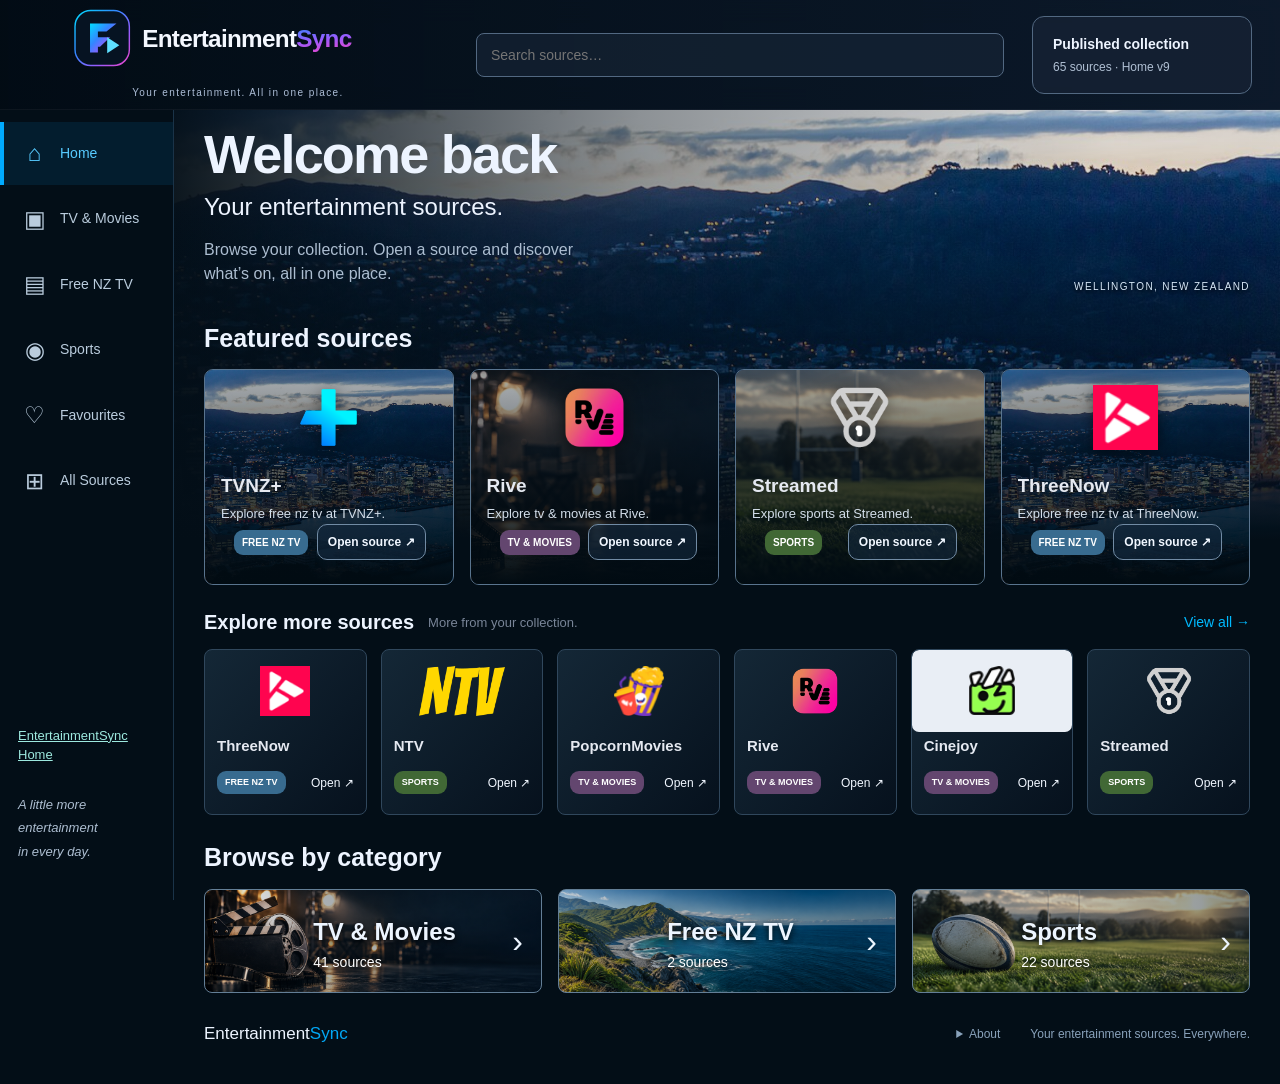
<file: docs/releases/166562054c80bb68908ad80a/index.html>
<!doctype html><html lang="en"><head><meta charset="utf-8"><meta name="viewport" content="width=device-width,initial-scale=1"><title>EntertainmentSync · Home</title><link rel="stylesheet" href="../../assets/eef28f9a224c5e7843e883d5495037c766ea18e2d1c5d5e0e6955b86d82db224.css"><link rel="stylesheet" href="../../assets/4d9d128039e1cdd81d8ab5bd669a86035672ed400a86afabc093594e9adbb17a.css"><script src="../../assets/6f88963a31945aef6430ebbc0033638d9edaeec26dbb8fdab5562d64c2139889.js" defer></script></head><body data-hosted="true" class="cinema-home concept-home"><header><a class="brand" href="../../"><img id="home-logo" alt="EntertainmentSync"><small id="brand-tagline"></small></a><input id="search" class="home-search" type="search" placeholder="Search sources…" aria-label="Find a source"><div class="release-panel"><strong id="release-label">Your source library</strong><span id="version">Loading catalogue…</span></div></header><aside class="client-sidebar"><nav id="browse-nav" aria-label="Browse sources"></nav><div class="sidebar-bottom"><a href="../../">EntertainmentSync Home</a><p>A little more entertainment<br>in every day.</p></div></aside><main><section class="welcome" id="welcome"><p class="eyebrow">ENTERTAINMENTSYNC HOME</p><h1>Welcome back</h1><h2>Your entertainment sources.</h2><p>Browse your collection. Open a source and discover<br>what’s on, all in one place.</p><span class="location-label">WELLINGTON, NEW ZEALAND</span></section><p id="status" role="status"></p><a id="new-summary" class="new-summary" hidden></a><section id="recently-added" hidden></section><section id="featured"></section><div id="catalogue"></div><section id="category-browser"></section><footer><span>Entertainment<span class="accent">Sync</span></span><details class="image-credit"><summary>About</summary><span>Wellington photo: <a href="https://commons.wikimedia.org/wiki/File:Wellington_City_at_dusk.jpg" target="_blank" rel="noreferrer">russellstreet</a> · <a href="https://creativecommons.org/licenses/by-sa/2.0/" target="_blank" rel="noreferrer">CC BY-SA 2.0</a></span></details><span>Your entertainment sources. Everywhere.</span></footer></main></body></html>
</file>
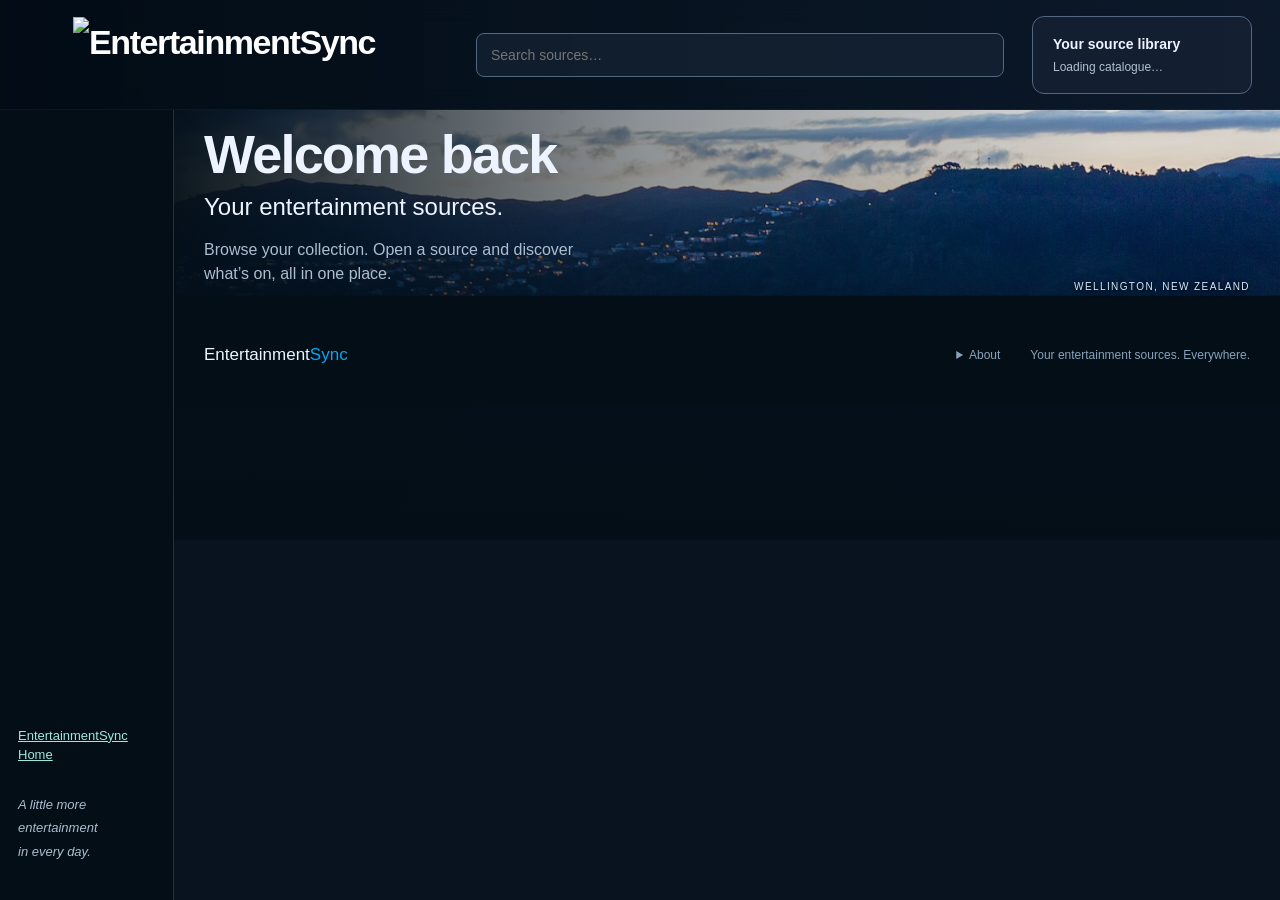
<file: docs/releases/7a81de77db78d4b70276c88f/index.html>
<!doctype html><html lang="en"><head><meta charset="utf-8"><meta name="viewport" content="width=device-width,initial-scale=1"><title>EntertainmentSync · Home</title><link rel="stylesheet" href="curator.css"><link rel="stylesheet" href="home.css"><script src="home.js" defer></script></head><body data-hosted="true" class="cinema-home concept-home"><header><a class="brand" href="../../"><span class="brand-mark" aria-hidden="true">∞</span><span>Entertainment<span>Sync</span><small>YOUR ENTERTAINMENT SOURCES. EVERYWHERE.</small></span></a><input id="search" class="home-search" type="search" placeholder="Search sources…" aria-label="Find a source"><div class="release-panel"><strong id="release-label">Your source library</strong><span id="version">Loading catalogue…</span></div></header><aside class="client-sidebar"><nav id="browse-nav" aria-label="Browse sources"></nav><div class="sidebar-bottom"><a href="../../">EntertainmentSync Home</a><p>A little more entertainment<br>in every day.</p></div></aside><main><section class="welcome" id="welcome"><p class="eyebrow">ENTERTAINMENTSYNC HOME</p><h1>Welcome back</h1><h2>Your entertainment sources.</h2><p>Browse your collection. Open a source and discover<br>what’s on, all in one place.</p><span class="location-label">WELLINGTON, NEW ZEALAND</span></section><p id="status" role="status"></p><section id="featured"></section><div id="catalogue"></div><section id="category-browser"></section><footer><span>Entertainment<span class="accent">Sync</span></span><details class="image-credit"><summary>About</summary><span>Wellington photo: <a href="https://commons.wikimedia.org/wiki/File:Wellington_City_at_dusk.jpg" target="_blank" rel="noreferrer">russellstreet</a> · <a href="https://creativecommons.org/licenses/by-sa/2.0/" target="_blank" rel="noreferrer">CC BY-SA 2.0</a></span></details><span>Your entertainment sources. Everywhere.</span></footer></main></body></html>
</file>
<file: docs/assets/eef28f9a224c5e7843e883d5495037c766ea18e2d1c5d5e0e6955b86d82db224.css>
:root{color-scheme:dark;font:16px/1.5 -apple-system,BlinkMacSystemFont,"Segoe UI",sans-serif;color:#eaf1fa;background:#09121f}*{box-sizing:border-box}body{margin:0}header{padding:22px 3vw;border-bottom:1px solid #293a4e;display:flex;justify-content:space-between;align-items:center;gap:24px}.brand{font-size:23px;font-weight:750;text-decoration:none;color:#fff}.brand span{color:#62dfc6}nav{display:flex;align-items:center;gap:24px}a{color:#9de9df}button,.button,select,input[type=search]{font:inherit;border:1px solid #3c526d;border-radius:8px;padding:10px 14px;background:#17283b;color:#edf5ff}button,.button{cursor:pointer;text-decoration:none;display:inline-block}button:hover,.button:hover{background:#28445d}button:disabled{opacity:.45;cursor:default}input[type=checkbox]{accent-color:#62dfc6;width:18px;height:18px;flex-shrink:0}button:focus-visible,a:focus-visible,input:focus-visible,select:focus-visible{outline:3px solid #7cc9ff;outline-offset:3px}.primary{background:#67dec6;color:#06291f;border-color:#67dec6;font-weight:700}.primary:hover{background:#a0efdc}main{max-width:1680px;margin:auto;padding:32px 3vw}.heading{display:flex;align-items:center;justify-content:space-between;gap:24px}h1{font-size:38px;letter-spacing:-1px;line-height:1.15;margin:8px 0}h2{font-size:20px;margin:0 0 12px}p{color:#acbdd0}.eyebrow{font-size:13px;letter-spacing:2px;color:#71dfcb;font-weight:700;margin:0}.badge{font-size:12px;letter-spacing:1px;border:1px solid #3a526a;border-radius:20px;padding:6px 10px;white-space:nowrap}.upload input{display:block;font-size:14px;max-width:280px;margin-top:8px}.stats{display:grid;grid-template-columns:repeat(4,1fr);gap:14px;margin:24px 0}.stat{border-left:3px solid #61dbc4;padding:8px 20px;background:#112134}.stat strong{font-size:30px;display:block}.stat span{color:#a9bfd2;font-size:14px}.workspace{display:grid;grid-template-columns:minmax(0,1.65fr) minmax(310px,1fr);gap:24px}.panel{background:#111e30;border:1px solid #2a3c53;border-radius:12px;padding:24px;margin-bottom:20px;min-width:0}.panel-head{display:flex;align-items:center;gap:10px;flex-wrap:wrap}.panel-head h2{margin-right:auto}.panel-head button{font-size:14px;padding:6px 10px}.muted,.hint{color:#a3b7ce;font-size:14px;overflow-wrap:anywhere}.filters{display:flex;gap:14px;flex-wrap:wrap;align-items:center}.filters input[type=search]{flex:1;min-width:180px}.filters label{font-size:14px;display:flex;align-items:center;gap:6px}.tree-children{padding-left:22px;border-left:1px solid #30435b;margin-left:10px}.row{display:flex;align-items:center;gap:8px;min-height:42px;border-radius:6px;padding:3px 6px}.row:hover,.row.selected{background:#203751}.row .name{flex:1;text-align:left;border:0;background:none;padding:4px;overflow-wrap:anywhere;min-width:0}.row .toggle{border:0;background:none;width:24px;padding:2px}.row small{font-size:12px;color:#8fa9c5;white-space:nowrap}.review-tag{color:#ffce7c!important}.actions{display:flex;gap:8px;margin:16px 0}select{display:block;width:100%;margin-top:8px}#preview .category-count{display:flex;justify-content:space-between;border-bottom:1px solid #2a3c53;padding:14px 0}#publish{width:100%;margin-top:12px}#message{min-height:24px;color:#8ae8cd}#message.error{color:#ffb9a9}#tree{max-height:65vh;overflow:auto;margin-top:20px}.home-heading{margin:30px 0}.home-grid{display:grid;grid-template-columns:repeat(auto-fill,minmax(240px,1fr));gap:20px}.source{background:#14273c;border:1px solid #314a64;border-radius:14px;padding:24px;display:flex;flex-direction:column;min-height:220px}.source .monogram{font-size:36px;color:#76dfcd;margin-bottom:20px}.source p{overflow-wrap:anywhere}.source a{margin-top:auto}.source .badge{align-self:flex-start}.home-section{margin:34px 0}.home-search{width:min(100%,540px)}@media(max-width:850px){header,.heading{align-items:flex-start;flex-direction:column}nav{flex-wrap:wrap;gap:12px}.workspace{grid-template-columns:1fr}.stats{grid-template-columns:repeat(2,1fr)}main{padding:24px 16px}.panel{padding:16px}.row small{display:none}} 

.row-category{width:155px;flex:0 0 155px;margin:0;font-size:14px;padding:7px}.workspace{grid-template-columns:minmax(0,2.4fr) minmax(280px,1fr)}.row .name{font-size:14px}.row{flex-wrap:wrap}@media(max-width:850px){.workspace{grid-template-columns:1fr}.row-category{width:145px;flex-basis:145px}}

.home-grid{grid-template-columns:repeat(auto-fill,minmax(260px,1fr));gap:24px}.source{padding:0 0 22px;overflow:hidden;background:#102136;box-shadow:0 14px 32px #0003;transition:transform .18s,border-color .18s}.source:hover{transform:translateY(-4px);border-color:#69dfc9}.source-art{width:100%;height:180px;object-fit:contain;background:radial-gradient(ellipse at top,#294665,#071320);padding:18px}.source>h2,.source>p,.source>a,.source>.monogram{margin-left:22px;margin-right:22px}.source>h2{margin-top:20px}.source>p{font-size:14px}.source>a{margin-top:auto}.source>.monogram{height:160px;display:grid;place-items:center}

.source-art.art-light{background:#eef3fa}.source-art.art-generated{object-fit:cover;padding:0}

/* Compact client browsing surface; Master editor retains its own layout. */
.cinema-home{background:#090c12;color:#f4f5f8}.cinema-home header{padding:18px 3vw;background:#090c12eF;border-bottom:1px solid #ffffff0b;position:sticky;top:0;z-index:5;backdrop-filter:blur(18px)}.cinema-home main{max-width:none;padding:28px 3vw}.cinema-home .brand{font-size:21px}.cinema-home .browse-bar{display:flex;justify-content:space-between;align-items:center;gap:24px;margin:8px 0 24px}.cinema-home h1{font-size:32px;letter-spacing:-1px;margin:6px 0}.cinema-home .eyebrow{font-size:12px}.cinema-home .home-search{width:280px;background:#ffffff08;border-color:#ffffff22;font-size:14px}.cinema-home #status:empty{display:none}.cinema-home .home-section{margin:0 0 24px}.rail-heading{display:flex;align-items:center;gap:14px;margin-bottom:6px}.rail-heading h2{font-size:20px;margin:0;font-weight:650}.rail-count{color:#798598;font-size:13px}.rail-controls{margin-left:auto;display:flex;gap:6px}.rail-controls button{padding:0;width:30px;height:30px;line-height:24px;font-size:25px;border:1px solid #ffffff24;background:#ffffff08;border-radius:50%}.source-rail{display:grid;grid-auto-flow:column;grid-auto-columns:190px;overflow-x:auto;gap:12px;padding:10px 2px 12px;scroll-snap-type:x proximity;scrollbar-width:thin;scrollbar-color:#344153 transparent}.source-tile{display:block;min-width:0;text-decoration:none;color:#e5e9f1;scroll-snap-align:start;transition:transform .18s}.source-tile:hover,.source-tile:focus-visible{transform:translateY(-4px);color:white}.tile-art{height:107px;border-radius:7px;position:relative;background:radial-gradient(ellipse at top,#243749,#111b28);overflow:hidden;border:1px solid #ffffff12;box-shadow:0 7px 18px #0005}.tile-art img{width:100%;height:100%;object-fit:contain;padding:14px}.tile-art.art-generated img{object-fit:cover;padding:0}.tile-art.art-light{background:#e9eef5}.tile-open{position:absolute;bottom:8px;right:8px;display:grid;place-items:center;width:26px;height:26px;background:#080e18dd;border:1px solid #ffffff50;border-radius:50%;opacity:0;transition:opacity .15s}.source-tile:hover .tile-open,.source-tile:focus-visible .tile-open{opacity:1}.tile-caption{display:flex;align-items:center;gap:8px;margin-top:8px}.tile-title{font-size:14px;white-space:nowrap;overflow:hidden;text-overflow:ellipsis;font-weight:550}.tile-live{font-size:10px;letter-spacing:1px;color:#72e3c2;margin-left:auto}.tile-initials{height:100%;display:grid;place-items:center;font-size:30px;color:#7ae5d0}@media(min-width:1600px){.source-rail{grid-auto-columns:210px}.tile-art{height:118px}}@media(max-width:700px){.cinema-home .browse-bar{align-items:stretch;flex-direction:column;gap:12px}.cinema-home .home-search{width:100%}.cinema-home h1{font-size:27px}.source-rail{grid-auto-columns:160px}.tile-art{height:90px}.rail-heading h2{font-size:18px}.cinema-home header{position:static}.cinema-home nav{font-size:13px}}@media(prefers-reduced-motion:reduce){.source-tile,.tile-open{transition:none}.source-tile:hover{transform:none}}
</file>
<file: docs/assets/4d9d128039e1cdd81d8ab5bd669a86035672ed400a86afabc093594e9adbb17a.css>
.concept-home{background:#030e17;color:#edf4ff}.concept-home header{height:92px;padding:14px 26px;gap:24px;position:sticky;top:0;background:#03101be8}.concept-home .brand{display:flex;gap:14px;align-items:center;min-width:360px;font-size:27px;color:white}.concept-home .brand>span:last-child{color:white}.concept-home .brand>span:last-child>span,.accent{color:#02a8f6}.concept-home .brand small{display:block;font-size:9px;letter-spacing:2.6px;font-weight:450;margin-top:4px;color:#acbed3}.brand-mark{display:grid;place-items:center;border:4px solid #2fbcf2;border-top-color:#ffc568;border-right-color:#fa7448;border-bottom-color:#7354ef;border-radius:50%;width:57px;height:57px;font-size:40px;color:white!important;flex-shrink:0}.concept-home .home-search{flex:1;width:auto;max-width:640px;border-color:#526881;background:#1727389c;height:44px}.release-panel{margin-left:auto;display:flex;flex-direction:column;gap:3px;border:1px solid #526881;border-radius:12px;padding:10px 20px;background:#182335b3;min-width:200px}.release-panel strong{font-size:14px}.release-panel span{font-size:12px;color:#b0c0d4}.client-sidebar{position:fixed;top:92px;bottom:0;left:0;width:176px;border-right:1px solid #1a3348;background:#030e17;display:flex;flex-direction:column;z-index:3}.client-sidebar nav{display:flex;flex-direction:column;gap:3px;align-items:stretch;padding:12px 0}.client-sidebar nav button{border:0;border-left:4px solid transparent;border-radius:0;text-align:left;background:none;font-size:14px;padding:15px 18px;color:#baccdd;display:flex;align-items:center;gap:13px}.client-sidebar nav button.active{border-left-color:#00abff;background:#008bca20;color:#57cbff}.nav-icon{font-size:23px;width:25px;text-align:center}.sidebar-bottom{margin-top:auto;padding:24px 18px;font-size:13px}.sidebar-bottom p{font-style:italic;font-size:13px;line-height:1.8;margin-top:28px}.concept-home main{margin-left:176px;padding:0 30px 24px;position:relative;background:linear-gradient(90deg,#030e17 0%,#030e1755 60%),linear-gradient(0deg,#030e17 0%,#030e1700 65%),url('./bbbac44050a796b5930387bb1b7dfbc3dc44e718a94866e4ea1df41544d7201c.jpg') top right / auto 500px no-repeat;background-repeat:no-repeat}.welcome{min-height:220px;padding:28px 0 18px}.concept-home .welcome h1{font-size:48px;letter-spacing:-1.7px;margin:4px 0}.welcome h2{font-size:22px;font-weight:450;line-height:1.3;margin:6px 0}.welcome h2 br{display:none}.welcome p:last-child{font-size:14px;line-height:1.55;max-width:630px;color:#b8cde1;margin:10px 0}.welcome .eyebrow{display:none}.section-title{font-size:22px;margin:0 0 12px;font-weight:650}.featured-grid{display:grid;grid-template-columns:repeat(4,minmax(0,1fr));gap:16px;margin-bottom:26px}.tile-wrap{position:relative;min-width:0}.featured-tile{border:1px solid #59748e;border-radius:9px;background:linear-gradient(135deg,#183046,#081624);overflow:hidden}.featured-tile .tile-art{height:115px;border:0;border-radius:0;background-color:#091b2c}.featured-tile .tile-art img{padding:14px}.featured-tile .art-generated img{padding:0}.featured-tile .tile-caption{padding:0 13px;margin-top:10px}.featured-tile .tile-title{font-size:17px}.feature-description{font-size:13px;color:#bbcedf;margin:7px 13px 13px;min-height:38px}.feature-bottom{display:flex;align-items:center;justify-content:space-between;gap:8px;margin:12px 13px}.category-pill{background:#304d65;color:#e4f4ff;border-radius:12px;padding:4px 9px;font-size:10px;text-transform:uppercase;white-space:nowrap}.open-label{font-size:12px;color:#f1f7ff;white-space:nowrap}.favourite{position:absolute;top:7px;right:7px;background:#05121dc9;border:1px solid #7992aa;border-radius:50%;font-size:19px;width:29px;height:29px;padding:0;color:white;opacity:0}.tile-wrap:hover .favourite,.tile-wrap:focus-within .favourite,.favourite[aria-pressed=true]{opacity:1}.favourite[aria-pressed=true]{color:#70d3ff}.category-grid{display:grid;grid-template-columns:repeat(3,minmax(0,1fr));gap:16px;margin-bottom:26px}.category-banner{position:relative;text-align:left;padding:16px 22px;border:1px solid #4b6880;background:linear-gradient(110deg,#103751,#091725);min-height:80px}.category-banner:nth-child(2){background:linear-gradient(110deg,#135158,#071a26)}.category-banner:nth-child(3){background:linear-gradient(110deg,#304d36,#0a1a24)}.category-banner strong{display:block;font-size:18px}.category-banner span{font-size:13px;color:#becddd}.category-banner b{position:absolute;right:20px;top:20px;font-size:32px}.concept-home .source-rail{grid-auto-columns:170px}.concept-home .tile-art{height:96px}.concept-home .featured-tile .tile-art{height:115px}.concept-home .home-section{margin-bottom:22px}.concept-home .source-tile:hover{transform:none}.tile-wrap:hover .tile-art{border-color:#7dc5ea}.concept-home .rail-heading h2{font-size:20px}.source-grid{display:grid;grid-template-columns:repeat(auto-fill,minmax(170px,1fr));gap:18px 12px;padding:10px 0}.concept-home .rail-controls .view-all{font-size:12px;width:auto;padding:0 10px;border:0;border-radius:0;color:#36bcff}.concept-home footer{display:flex;justify-content:space-between;border-top:1px solid #213748;padding:22px 0;margin-top:22px;color:#89a2bb;font-size:12px}.concept-home footer>span:first-child{font-size:17px;color:#edf4ff}.concept-home main>#status:not(:empty){padding-top:22px}.concept-home main:has(.welcome[hidden]){padding-top:25px;background:#030e17}@media(min-width:1700px){.concept-home .source-rail{grid-auto-columns:190px}.concept-home .tile-art{height:107px}}@media(max-width:1100px){.concept-home .brand{min-width:270px;font-size:21px}.concept-home .brand small{font-size:7px}.release-panel{min-width:150px;padding:9px 12px}.client-sidebar{width:150px}.concept-home main{margin-left:150px;padding-left:20px;padding-right:20px}.featured-grid{grid-template-columns:repeat(2,minmax(0,1fr))}.welcome h2 br{display:block}}@media(max-width:700px){.concept-home header{position:static;height:auto;flex-direction:row;flex-wrap:wrap;padding:16px}.concept-home .brand{min-width:0}.concept-home .brand small{display:none}.concept-home .brand-mark{width:42px;height:42px;font-size:30px}.concept-home .home-search{order:3;flex-basis:100%;max-width:none}.release-panel{min-width:0;margin-left:auto}.client-sidebar{position:static;width:auto;border:0}.client-sidebar nav{flex-direction:row;overflow:auto;padding:0}.client-sidebar nav button{white-space:nowrap;padding:10px;font-size:12px;gap:5px}.nav-icon{font-size:17px}.sidebar-bottom{display:none}.concept-home main{margin:0;padding:0 16px;background-size:auto 330px}.concept-home .welcome h1{font-size:36px}.welcome h2{font-size:18px}.welcome{min-height:200px}.category-grid{grid-template-columns:1fr;gap:8px}.category-banner{min-height:62px;padding:10px 16px}.category-banner strong{font-size:16px}.category-banner b{top:8px}.feature-bottom{flex-wrap:wrap}.featured-grid{gap:10px}.concept-home .featured-tile .tile-art{height:100px}.favourite{opacity:1}.concept-home footer{gap:20px}.concept-home .source-rail{grid-auto-columns:155px}} 

.welcome{position:relative}.location-label{position:absolute;right:0;bottom:24px;color:#d7e8f8;font-size:10px;letter-spacing:1.4px;text-shadow:0 2px 5px #000}@media(max-width:700px){.location-label{position:static;display:block;margin-top:14px}}

.concept-home main{background:none;isolation:isolate}.concept-home main::before{content:"";position:absolute;inset:0 0 auto;height:390px;z-index:-1;background:linear-gradient(0deg,#030e17 0%,#030e1700 65%),linear-gradient(90deg,#030e17 0%,#030e17c9 30%,#030e1722 75%),url('./bbbac44050a796b5930387bb1b7dfbc3dc44e718a94866e4ea1df41544d7201c.jpg') center 52% / cover no-repeat}.concept-home main:has(.welcome[hidden])::before{display:none}.concept-home .category-banner:nth-child(1){background:linear-gradient(90deg,#081c30ec,#081c3080),url('./81fce8838bdb89e19ab318b067a9af70d0e27b5dab7872e92265dd9ba272c61c.png') center / cover}.concept-home .category-banner:nth-child(2){background:linear-gradient(90deg,#081c30ee,#081c3060),url('./02cd3eae3d8e74f62ed1e98f94436c544d021acf4eb6990130e70b568c3c2cf9.png') center / cover}.concept-home .category-banner:nth-child(3){background:linear-gradient(90deg,#081c30ee,#081c3060),url('./bbbac44050a796b5930387bb1b7dfbc3dc44e718a94866e4ea1df41544d7201c.jpg') center 65% / cover}
/* Reference-led client layout */
.concept-home header{height:110px;padding:14px 28px;gap:28px;background:linear-gradient(90deg,#020c15f5,#122035a8);backdrop-filter:blur(12px)}
.concept-home .brand{min-width:420px;font-size:34px;letter-spacing:-1.4px}.concept-home .brand small{font-size:9px;letter-spacing:2.7px}.brand-mark{width:72px;height:72px;font-size:50px}.client-sidebar{top:110px;width:174px}.concept-home main{margin-left:174px;padding:0 30px 20px}.concept-home .home-search{max-width:none}.release-panel{min-width:220px;padding:17px 20px}.welcome{min-height:178px;padding:8px 0 18px}.concept-home .welcome h1{font-size:54px;line-height:1.2;letter-spacing:-1.8px}.welcome h2{font-size:24px;margin:4px 0 10px}.welcome p:last-child{font-size:15px}.concept-home main::before{height:430px;background:linear-gradient(0deg,#030e17 0%,#030e1700 80%),linear-gradient(90deg,#030e17f5 0%,#030e1770 42%,#030e1720 85%),url('./bbbac44050a796b5930387bb1b7dfbc3dc44e718a94866e4ea1df41544d7201c.jpg') center 20% / cover no-repeat}.location-label{bottom:26px}.section-title{font-size:25px;margin-bottom:12px}.featured-grid{gap:16px;margin-bottom:22px}.featured-tile{height:216px;position:relative;background:#071421}.featured-tile .source-tile{height:100%;position:relative;background:linear-gradient(0deg,#010b12 0%,#020d1688 58%,#020d1620 100%)}.featured-tile::before{content:'';position:absolute;inset:0;background:var(--scene) center / cover;opacity:.8}.tile-wrap.cinema{--scene:url('./ced17e35a204978f5f2f646d97f23d946562e9d46ccd7cd54ed8954e6050638a.png')}.tile-wrap.nz{--scene:url('./bbbac44050a796b5930387bb1b7dfbc3dc44e718a94866e4ea1df41544d7201c.jpg')}.tile-wrap.sports{--scene:url('./bcca5b1476b5e8711371c597e0e5b01883f5f170de07ea219fb3db0974fb2850.png')}.concept-home .featured-tile .tile-art{height:95px;background:transparent;box-shadow:none}.featured-tile .tile-art img{max-width:80%;margin:auto;display:block;padding:15px;filter:drop-shadow(0 3px 8px #0008)}.featured-tile .tile-art.art-light{background:#ffffffc9;margin:12px 18px 0;height:83px;border-radius:5px}.featured-tile .tile-caption{padding:0 16px;margin-top:7px}.featured-tile .tile-title{font-size:19px;font-weight:650}.featured-tile .feature-description{margin:4px 16px;color:#d3deea;font-size:13px;line-height:1.45;min-height:34px}.feature-bottom{position:absolute;left:16px;right:14px;bottom:12px;display:flex;justify-content:space-between;align-items:center}.category-pill{font-size:10px;text-transform:uppercase;background:#63466f;border-radius:9px;padding:5px 8px;font-weight:750;color:#fff}.sports .category-pill{background:#416835}.nz .category-pill{background:#386b8f}.featured-tile .open-label{padding:8px 10px;border:1px solid #718ba4;border-radius:10px;background:#12283d9c;font-size:12px;font-weight:650}.discovery-grid{display:grid;grid-template-columns:repeat(6,minmax(0,1fr));gap:14px;margin:12px 0 24px}.discovery-grid .tile-wrap{border:1px solid #30475c;border-radius:8px;background:linear-gradient(130deg,#142736,#06111d);overflow:hidden;height:166px}.discovery-grid .tile-art{height:82px;background:transparent;border:0;box-shadow:none}.discovery-grid .tile-art img{padding:16px}.discovery-grid .tile-art.art-light{background:#e9eef5}.discovery-grid .tile-caption{margin:0;padding:3px 12px}.discovery-grid .tile-title{font-size:15px}.compact-bottom{display:flex;justify-content:space-between;align-items:center;padding:10px 12px;gap:4px}.compact-bottom .open-label{font-size:12px;white-space:nowrap}.compact-bottom .category-pill{font-size:9px}.view-more{margin-left:auto;color:#00baff;background:none;border:0;padding:0;font-size:14px}.concept-home .category-grid{gap:16px;margin:0 0 10px}.concept-home .category-banner{height:104px;padding:24px 20px 20px 32%;border:1px solid #637e96;border-radius:8px;background-position:center;background-size:cover;overflow:hidden}.concept-home .category-banner strong{font-size:24px;text-shadow:0 2px 6px #000}.concept-home .category-banner span{font-size:14px;color:white;text-shadow:0 2px 5px #000}.concept-home .category-banner.cinema{background-image:linear-gradient(90deg,#00101b00,#00101b55 35%,#00101b55),url('./ced17e35a204978f5f2f646d97f23d946562e9d46ccd7cd54ed8954e6050638a.png')}.concept-home .category-banner.nz{background-image:linear-gradient(90deg,#00101b22,#00101b66),url('./d0a74460a4080f6a54330dbc407e1ce478f18781e1267f8a77688c53a0680c22.png')}.concept-home .category-banner.sports{background-image:linear-gradient(90deg,#00101b00,#00101b77),url('./bcca5b1476b5e8711371c597e0e5b01883f5f170de07ea219fb3db0974fb2850.png')}.category-banner b{right:18px;top:27px;font-weight:400}.concept-home footer{border:0;margin-top:4px;padding:18px 0;align-items:center}.image-credit{position:relative;margin-left:auto;margin-right:30px}.image-credit summary{cursor:pointer}.image-credit[open]>span{position:absolute;bottom:28px;right:0;min-width:230px;padding:15px;background:#102235;border:1px solid #426078;border-radius:8px}.source-grid .compact-bottom{padding-left:0;padding-right:0}.favourite{z-index:2}.client-sidebar nav button{padding:14px 18px}.rail-heading h2{font-size:24px}
@media(min-width:1700px){.featured-tile{height:240px}.concept-home .featured-tile .tile-art{height:113px}.welcome{min-height:190px}}
@media(max-width:1200px){.concept-home .brand{min-width:300px;font-size:26px}.brand-mark{width:56px;height:56px}.release-panel{min-width:170px}.concept-home header{gap:18px}.featured-grid{grid-template-columns:repeat(4,minmax(0,1fr))}.featured-tile .feature-description{font-size:12px}.featured-tile .open-label{padding:6px;font-size:10px}.feature-bottom{left:10px;right:10px}.category-pill{font-size:9px}.concept-home .category-banner strong{font-size:20px}.discovery-grid{gap:10px}.compact-bottom{padding:10px 7px}.compact-bottom .category-pill{font-size:8px}}
@media(max-width:900px){.concept-home header{height:auto;flex-wrap:wrap}.concept-home .home-search{order:3;flex-basis:100%}.client-sidebar{top:150px;width:150px}.concept-home main{margin-left:150px;padding:12px 18px}.featured-grid{grid-template-columns:repeat(2,minmax(0,1fr))}.discovery-grid{grid-template-columns:repeat(3,minmax(0,1fr))}.concept-home .category-grid{grid-template-columns:1fr}.concept-home .category-banner{padding-left:35%}.concept-home .welcome h1{font-size:42px}.welcome h2{font-size:20px}}
@media(max-width:700px){.client-sidebar{position:static;width:auto}.concept-home main{margin:0}.concept-home .brand{min-width:0;font-size:23px}.brand-mark{width:44px;height:44px}.release-panel{min-width:0;padding:10px}.concept-home header{padding:14px;gap:12px}.concept-home .welcome h1{font-size:36px}.discovery-grid{grid-template-columns:repeat(2,minmax(0,1fr))}.concept-home footer{flex-wrap:wrap;gap:14px}.image-credit{margin:0}.client-sidebar nav button{padding:10px}.featured-tile .tile-title{font-size:16px}.concept-home .category-banner strong{font-size:24px}}
/* Hosted identity and publication recency. */
.brand{display:flex!important;flex-direction:column;align-items:flex-start;gap:3px}.brand #home-logo{width:min(330px,100%);height:58px;object-fit:contain;object-position:left}.brand #brand-tagline{font-size:10px;letter-spacing:1.4px;color:#adbed7;white-space:normal}.new-badge{position:absolute;left:9px;top:9px;z-index:3;background:linear-gradient(115deg,#276cfa,#923ef0,#da287e);color:white;border:1px solid #ffffff55;border-radius:5px;padding:4px 7px;font-size:10px;font-weight:800;letter-spacing:.7px;box-shadow:0 2px 12px #0008}.source-tile{position:relative}.new-summary{display:inline-block;margin:0 0 14px;padding:7px 12px;border:1px solid #527ce655;border-radius:18px;background:#14294b88;color:#9cddff;font-size:13px;text-decoration:none}.recent-grid{display:grid;grid-auto-flow:column;grid-auto-columns:190px;gap:12px;overflow-x:auto;padding:2px 0 12px}#recently-added{margin-bottom:22px;scroll-margin-top:20px}[hidden]{display:none!important}@media(max-width:650px){.brand #home-logo{width:245px;height:48px}.recent-grid{grid-auto-columns:165px}}
</file>
<file: docs/releases/7a81de77db78d4b70276c88f/curator.css>
:root{color-scheme:dark;font:16px/1.5 -apple-system,BlinkMacSystemFont,"Segoe UI",sans-serif;color:#eaf1fa;background:#09121f}*{box-sizing:border-box}body{margin:0}header{padding:22px 3vw;border-bottom:1px solid #293a4e;display:flex;justify-content:space-between;align-items:center;gap:24px}.brand{font-size:23px;font-weight:750;text-decoration:none;color:#fff}.brand span{color:#62dfc6}nav{display:flex;align-items:center;gap:24px}a{color:#9de9df}button,.button,select,input[type=search]{font:inherit;border:1px solid #3c526d;border-radius:8px;padding:10px 14px;background:#17283b;color:#edf5ff}button,.button{cursor:pointer;text-decoration:none;display:inline-block}button:hover,.button:hover{background:#28445d}button:disabled{opacity:.45;cursor:default}input[type=checkbox]{accent-color:#62dfc6;width:18px;height:18px;flex-shrink:0}button:focus-visible,a:focus-visible,input:focus-visible,select:focus-visible{outline:3px solid #7cc9ff;outline-offset:3px}.primary{background:#67dec6;color:#06291f;border-color:#67dec6;font-weight:700}.primary:hover{background:#a0efdc}main{max-width:1680px;margin:auto;padding:32px 3vw}.heading{display:flex;align-items:center;justify-content:space-between;gap:24px}h1{font-size:38px;letter-spacing:-1px;line-height:1.15;margin:8px 0}h2{font-size:20px;margin:0 0 12px}p{color:#acbdd0}.eyebrow{font-size:13px;letter-spacing:2px;color:#71dfcb;font-weight:700;margin:0}.badge{font-size:12px;letter-spacing:1px;border:1px solid #3a526a;border-radius:20px;padding:6px 10px;white-space:nowrap}.upload input{display:block;font-size:14px;max-width:280px;margin-top:8px}.stats{display:grid;grid-template-columns:repeat(4,1fr);gap:14px;margin:24px 0}.stat{border-left:3px solid #61dbc4;padding:8px 20px;background:#112134}.stat strong{font-size:30px;display:block}.stat span{color:#a9bfd2;font-size:14px}.workspace{display:grid;grid-template-columns:minmax(0,1.65fr) minmax(310px,1fr);gap:24px}.panel{background:#111e30;border:1px solid #2a3c53;border-radius:12px;padding:24px;margin-bottom:20px;min-width:0}.panel-head{display:flex;align-items:center;gap:10px;flex-wrap:wrap}.panel-head h2{margin-right:auto}.panel-head button{font-size:14px;padding:6px 10px}.muted,.hint{color:#a3b7ce;font-size:14px;overflow-wrap:anywhere}.filters{display:flex;gap:14px;flex-wrap:wrap;align-items:center}.filters input[type=search]{flex:1;min-width:180px}.filters label{font-size:14px;display:flex;align-items:center;gap:6px}.tree-children{padding-left:22px;border-left:1px solid #30435b;margin-left:10px}.row{display:flex;align-items:center;gap:8px;min-height:42px;border-radius:6px;padding:3px 6px}.row:hover,.row.selected{background:#203751}.row .name{flex:1;text-align:left;border:0;background:none;padding:4px;overflow-wrap:anywhere;min-width:0}.row .toggle{border:0;background:none;width:24px;padding:2px}.row small{font-size:12px;color:#8fa9c5;white-space:nowrap}.review-tag{color:#ffce7c!important}.actions{display:flex;gap:8px;margin:16px 0}select{display:block;width:100%;margin-top:8px}#preview .category-count{display:flex;justify-content:space-between;border-bottom:1px solid #2a3c53;padding:14px 0}#publish{width:100%;margin-top:12px}#message{min-height:24px;color:#8ae8cd}#message.error{color:#ffb9a9}#tree{max-height:65vh;overflow:auto;margin-top:20px}.home-heading{margin:30px 0}.home-grid{display:grid;grid-template-columns:repeat(auto-fill,minmax(240px,1fr));gap:20px}.source{background:#14273c;border:1px solid #314a64;border-radius:14px;padding:24px;display:flex;flex-direction:column;min-height:220px}.source .monogram{font-size:36px;color:#76dfcd;margin-bottom:20px}.source p{overflow-wrap:anywhere}.source a{margin-top:auto}.source .badge{align-self:flex-start}.home-section{margin:34px 0}.home-search{width:min(100%,540px)}@media(max-width:850px){header,.heading{align-items:flex-start;flex-direction:column}nav{flex-wrap:wrap;gap:12px}.workspace{grid-template-columns:1fr}.stats{grid-template-columns:repeat(2,1fr)}main{padding:24px 16px}.panel{padding:16px}.row small{display:none}} 

.row-category{width:155px;flex:0 0 155px;margin:0;font-size:14px;padding:7px}.workspace{grid-template-columns:minmax(0,2.4fr) minmax(280px,1fr)}.row .name{font-size:14px}.row{flex-wrap:wrap}@media(max-width:850px){.workspace{grid-template-columns:1fr}.row-category{width:145px;flex-basis:145px}}

.home-grid{grid-template-columns:repeat(auto-fill,minmax(260px,1fr));gap:24px}.source{padding:0 0 22px;overflow:hidden;background:#102136;box-shadow:0 14px 32px #0003;transition:transform .18s,border-color .18s}.source:hover{transform:translateY(-4px);border-color:#69dfc9}.source-art{width:100%;height:180px;object-fit:contain;background:radial-gradient(ellipse at top,#294665,#071320);padding:18px}.source>h2,.source>p,.source>a,.source>.monogram{margin-left:22px;margin-right:22px}.source>h2{margin-top:20px}.source>p{font-size:14px}.source>a{margin-top:auto}.source>.monogram{height:160px;display:grid;place-items:center}

.source-art.art-light{background:#eef3fa}.source-art.art-generated{object-fit:cover;padding:0}

/* Compact client browsing surface; Master editor retains its own layout. */
.cinema-home{background:#090c12;color:#f4f5f8}.cinema-home header{padding:18px 3vw;background:#090c12eF;border-bottom:1px solid #ffffff0b;position:sticky;top:0;z-index:5;backdrop-filter:blur(18px)}.cinema-home main{max-width:none;padding:28px 3vw}.cinema-home .brand{font-size:21px}.cinema-home .browse-bar{display:flex;justify-content:space-between;align-items:center;gap:24px;margin:8px 0 24px}.cinema-home h1{font-size:32px;letter-spacing:-1px;margin:6px 0}.cinema-home .eyebrow{font-size:12px}.cinema-home .home-search{width:280px;background:#ffffff08;border-color:#ffffff22;font-size:14px}.cinema-home #status:empty{display:none}.cinema-home .home-section{margin:0 0 24px}.rail-heading{display:flex;align-items:center;gap:14px;margin-bottom:6px}.rail-heading h2{font-size:20px;margin:0;font-weight:650}.rail-count{color:#798598;font-size:13px}.rail-controls{margin-left:auto;display:flex;gap:6px}.rail-controls button{padding:0;width:30px;height:30px;line-height:24px;font-size:25px;border:1px solid #ffffff24;background:#ffffff08;border-radius:50%}.source-rail{display:grid;grid-auto-flow:column;grid-auto-columns:190px;overflow-x:auto;gap:12px;padding:10px 2px 12px;scroll-snap-type:x proximity;scrollbar-width:thin;scrollbar-color:#344153 transparent}.source-tile{display:block;min-width:0;text-decoration:none;color:#e5e9f1;scroll-snap-align:start;transition:transform .18s}.source-tile:hover,.source-tile:focus-visible{transform:translateY(-4px);color:white}.tile-art{height:107px;border-radius:7px;position:relative;background:radial-gradient(ellipse at top,#243749,#111b28);overflow:hidden;border:1px solid #ffffff12;box-shadow:0 7px 18px #0005}.tile-art img{width:100%;height:100%;object-fit:contain;padding:14px}.tile-art.art-generated img{object-fit:cover;padding:0}.tile-art.art-light{background:#e9eef5}.tile-open{position:absolute;bottom:8px;right:8px;display:grid;place-items:center;width:26px;height:26px;background:#080e18dd;border:1px solid #ffffff50;border-radius:50%;opacity:0;transition:opacity .15s}.source-tile:hover .tile-open,.source-tile:focus-visible .tile-open{opacity:1}.tile-caption{display:flex;align-items:center;gap:8px;margin-top:8px}.tile-title{font-size:14px;white-space:nowrap;overflow:hidden;text-overflow:ellipsis;font-weight:550}.tile-live{font-size:10px;letter-spacing:1px;color:#72e3c2;margin-left:auto}.tile-initials{height:100%;display:grid;place-items:center;font-size:30px;color:#7ae5d0}@media(min-width:1600px){.source-rail{grid-auto-columns:210px}.tile-art{height:118px}}@media(max-width:700px){.cinema-home .browse-bar{align-items:stretch;flex-direction:column;gap:12px}.cinema-home .home-search{width:100%}.cinema-home h1{font-size:27px}.source-rail{grid-auto-columns:160px}.tile-art{height:90px}.rail-heading h2{font-size:18px}.cinema-home header{position:static}.cinema-home nav{font-size:13px}}@media(prefers-reduced-motion:reduce){.source-tile,.tile-open{transition:none}.source-tile:hover{transform:none}}
</file>
<file: docs/releases/7a81de77db78d4b70276c88f/home.css>
.concept-home{background:#030e17;color:#edf4ff}.concept-home header{height:92px;padding:14px 26px;gap:24px;position:sticky;top:0;background:#03101be8}.concept-home .brand{display:flex;gap:14px;align-items:center;min-width:360px;font-size:27px;color:white}.concept-home .brand>span:last-child{color:white}.concept-home .brand>span:last-child>span,.accent{color:#02a8f6}.concept-home .brand small{display:block;font-size:9px;letter-spacing:2.6px;font-weight:450;margin-top:4px;color:#acbed3}.brand-mark{display:grid;place-items:center;border:4px solid #2fbcf2;border-top-color:#ffc568;border-right-color:#fa7448;border-bottom-color:#7354ef;border-radius:50%;width:57px;height:57px;font-size:40px;color:white!important;flex-shrink:0}.concept-home .home-search{flex:1;width:auto;max-width:640px;border-color:#526881;background:#1727389c;height:44px}.release-panel{margin-left:auto;display:flex;flex-direction:column;gap:3px;border:1px solid #526881;border-radius:12px;padding:10px 20px;background:#182335b3;min-width:200px}.release-panel strong{font-size:14px}.release-panel span{font-size:12px;color:#b0c0d4}.client-sidebar{position:fixed;top:92px;bottom:0;left:0;width:176px;border-right:1px solid #1a3348;background:#030e17;display:flex;flex-direction:column;z-index:3}.client-sidebar nav{display:flex;flex-direction:column;gap:3px;align-items:stretch;padding:12px 0}.client-sidebar nav button{border:0;border-left:4px solid transparent;border-radius:0;text-align:left;background:none;font-size:14px;padding:15px 18px;color:#baccdd;display:flex;align-items:center;gap:13px}.client-sidebar nav button.active{border-left-color:#00abff;background:#008bca20;color:#57cbff}.nav-icon{font-size:23px;width:25px;text-align:center}.sidebar-bottom{margin-top:auto;padding:24px 18px;font-size:13px}.sidebar-bottom p{font-style:italic;font-size:13px;line-height:1.8;margin-top:28px}.concept-home main{margin-left:176px;padding:0 30px 24px;position:relative;background:linear-gradient(90deg,#030e17 0%,#030e1755 60%),linear-gradient(0deg,#030e17 0%,#030e1700 65%),url('../../assets/bbbac44050a796b5930387bb1b7dfbc3dc44e718a94866e4ea1df41544d7201c.jpg') top right / auto 500px no-repeat;background-repeat:no-repeat}.welcome{min-height:220px;padding:28px 0 18px}.concept-home .welcome h1{font-size:48px;letter-spacing:-1.7px;margin:4px 0}.welcome h2{font-size:22px;font-weight:450;line-height:1.3;margin:6px 0}.welcome h2 br{display:none}.welcome p:last-child{font-size:14px;line-height:1.55;max-width:630px;color:#b8cde1;margin:10px 0}.welcome .eyebrow{display:none}.section-title{font-size:22px;margin:0 0 12px;font-weight:650}.featured-grid{display:grid;grid-template-columns:repeat(4,minmax(0,1fr));gap:16px;margin-bottom:26px}.tile-wrap{position:relative;min-width:0}.featured-tile{border:1px solid #59748e;border-radius:9px;background:linear-gradient(135deg,#183046,#081624);overflow:hidden}.featured-tile .tile-art{height:115px;border:0;border-radius:0;background-color:#091b2c}.featured-tile .tile-art img{padding:14px}.featured-tile .art-generated img{padding:0}.featured-tile .tile-caption{padding:0 13px;margin-top:10px}.featured-tile .tile-title{font-size:17px}.feature-description{font-size:13px;color:#bbcedf;margin:7px 13px 13px;min-height:38px}.feature-bottom{display:flex;align-items:center;justify-content:space-between;gap:8px;margin:12px 13px}.category-pill{background:#304d65;color:#e4f4ff;border-radius:12px;padding:4px 9px;font-size:10px;text-transform:uppercase;white-space:nowrap}.open-label{font-size:12px;color:#f1f7ff;white-space:nowrap}.favourite{position:absolute;top:7px;right:7px;background:#05121dc9;border:1px solid #7992aa;border-radius:50%;font-size:19px;width:29px;height:29px;padding:0;color:white;opacity:0}.tile-wrap:hover .favourite,.tile-wrap:focus-within .favourite,.favourite[aria-pressed=true]{opacity:1}.favourite[aria-pressed=true]{color:#70d3ff}.category-grid{display:grid;grid-template-columns:repeat(3,minmax(0,1fr));gap:16px;margin-bottom:26px}.category-banner{position:relative;text-align:left;padding:16px 22px;border:1px solid #4b6880;background:linear-gradient(110deg,#103751,#091725);min-height:80px}.category-banner:nth-child(2){background:linear-gradient(110deg,#135158,#071a26)}.category-banner:nth-child(3){background:linear-gradient(110deg,#304d36,#0a1a24)}.category-banner strong{display:block;font-size:18px}.category-banner span{font-size:13px;color:#becddd}.category-banner b{position:absolute;right:20px;top:20px;font-size:32px}.concept-home .source-rail{grid-auto-columns:170px}.concept-home .tile-art{height:96px}.concept-home .featured-tile .tile-art{height:115px}.concept-home .home-section{margin-bottom:22px}.concept-home .source-tile:hover{transform:none}.tile-wrap:hover .tile-art{border-color:#7dc5ea}.concept-home .rail-heading h2{font-size:20px}.source-grid{display:grid;grid-template-columns:repeat(auto-fill,minmax(170px,1fr));gap:18px 12px;padding:10px 0}.concept-home .rail-controls .view-all{font-size:12px;width:auto;padding:0 10px;border:0;border-radius:0;color:#36bcff}.concept-home footer{display:flex;justify-content:space-between;border-top:1px solid #213748;padding:22px 0;margin-top:22px;color:#89a2bb;font-size:12px}.concept-home footer>span:first-child{font-size:17px;color:#edf4ff}.concept-home main>#status:not(:empty){padding-top:22px}.concept-home main:has(.welcome[hidden]){padding-top:25px;background:#030e17}@media(min-width:1700px){.concept-home .source-rail{grid-auto-columns:190px}.concept-home .tile-art{height:107px}}@media(max-width:1100px){.concept-home .brand{min-width:270px;font-size:21px}.concept-home .brand small{font-size:7px}.release-panel{min-width:150px;padding:9px 12px}.client-sidebar{width:150px}.concept-home main{margin-left:150px;padding-left:20px;padding-right:20px}.featured-grid{grid-template-columns:repeat(2,minmax(0,1fr))}.welcome h2 br{display:block}}@media(max-width:700px){.concept-home header{position:static;height:auto;flex-direction:row;flex-wrap:wrap;padding:16px}.concept-home .brand{min-width:0}.concept-home .brand small{display:none}.concept-home .brand-mark{width:42px;height:42px;font-size:30px}.concept-home .home-search{order:3;flex-basis:100%;max-width:none}.release-panel{min-width:0;margin-left:auto}.client-sidebar{position:static;width:auto;border:0}.client-sidebar nav{flex-direction:row;overflow:auto;padding:0}.client-sidebar nav button{white-space:nowrap;padding:10px;font-size:12px;gap:5px}.nav-icon{font-size:17px}.sidebar-bottom{display:none}.concept-home main{margin:0;padding:0 16px;background-size:auto 330px}.concept-home .welcome h1{font-size:36px}.welcome h2{font-size:18px}.welcome{min-height:200px}.category-grid{grid-template-columns:1fr;gap:8px}.category-banner{min-height:62px;padding:10px 16px}.category-banner strong{font-size:16px}.category-banner b{top:8px}.feature-bottom{flex-wrap:wrap}.featured-grid{gap:10px}.concept-home .featured-tile .tile-art{height:100px}.favourite{opacity:1}.concept-home footer{gap:20px}.concept-home .source-rail{grid-auto-columns:155px}} 

.welcome{position:relative}.location-label{position:absolute;right:0;bottom:24px;color:#d7e8f8;font-size:10px;letter-spacing:1.4px;text-shadow:0 2px 5px #000}@media(max-width:700px){.location-label{position:static;display:block;margin-top:14px}}

.concept-home main{background:none;isolation:isolate}.concept-home main::before{content:"";position:absolute;inset:0 0 auto;height:390px;z-index:-1;background:linear-gradient(0deg,#030e17 0%,#030e1700 65%),linear-gradient(90deg,#030e17 0%,#030e17c9 30%,#030e1722 75%),url('../../assets/bbbac44050a796b5930387bb1b7dfbc3dc44e718a94866e4ea1df41544d7201c.jpg') center 52% / cover no-repeat}.concept-home main:has(.welcome[hidden])::before{display:none}.concept-home .category-banner:nth-child(1){background:linear-gradient(90deg,#081c30ec,#081c3080),url('../../assets/81fce8838bdb89e19ab318b067a9af70d0e27b5dab7872e92265dd9ba272c61c.png') center / cover}.concept-home .category-banner:nth-child(2){background:linear-gradient(90deg,#081c30ee,#081c3060),url('../../assets/02cd3eae3d8e74f62ed1e98f94436c544d021acf4eb6990130e70b568c3c2cf9.png') center / cover}.concept-home .category-banner:nth-child(3){background:linear-gradient(90deg,#081c30ee,#081c3060),url('../../assets/bbbac44050a796b5930387bb1b7dfbc3dc44e718a94866e4ea1df41544d7201c.jpg') center 65% / cover}
/* Reference-led client layout */
.concept-home header{height:110px;padding:14px 28px;gap:28px;background:linear-gradient(90deg,#020c15f5,#122035a8);backdrop-filter:blur(12px)}
.concept-home .brand{min-width:420px;font-size:34px;letter-spacing:-1.4px}.concept-home .brand small{font-size:9px;letter-spacing:2.7px}.brand-mark{width:72px;height:72px;font-size:50px}.client-sidebar{top:110px;width:174px}.concept-home main{margin-left:174px;padding:0 30px 20px}.concept-home .home-search{max-width:none}.release-panel{min-width:220px;padding:17px 20px}.welcome{min-height:178px;padding:8px 0 18px}.concept-home .welcome h1{font-size:54px;line-height:1.2;letter-spacing:-1.8px}.welcome h2{font-size:24px;margin:4px 0 10px}.welcome p:last-child{font-size:15px}.concept-home main::before{height:430px;background:linear-gradient(0deg,#030e17 0%,#030e1700 80%),linear-gradient(90deg,#030e17f5 0%,#030e1770 42%,#030e1720 85%),url('../../assets/bbbac44050a796b5930387bb1b7dfbc3dc44e718a94866e4ea1df41544d7201c.jpg') center 20% / cover no-repeat}.location-label{bottom:26px}.section-title{font-size:25px;margin-bottom:12px}.featured-grid{gap:16px;margin-bottom:22px}.featured-tile{height:216px;position:relative;background:#071421}.featured-tile .source-tile{height:100%;position:relative;background:linear-gradient(0deg,#010b12 0%,#020d1688 58%,#020d1620 100%)}.featured-tile::before{content:'';position:absolute;inset:0;background:var(--scene) center / cover;opacity:.8}.tile-wrap.cinema{--scene:url('../../assets/ced17e35a204978f5f2f646d97f23d946562e9d46ccd7cd54ed8954e6050638a.png')}.tile-wrap.nz{--scene:url('../../assets/bbbac44050a796b5930387bb1b7dfbc3dc44e718a94866e4ea1df41544d7201c.jpg')}.tile-wrap.sports{--scene:url('../../assets/bcca5b1476b5e8711371c597e0e5b01883f5f170de07ea219fb3db0974fb2850.png')}.concept-home .featured-tile .tile-art{height:95px;background:transparent;box-shadow:none}.featured-tile .tile-art img{max-width:80%;margin:auto;display:block;padding:15px;filter:drop-shadow(0 3px 8px #0008)}.featured-tile .tile-art.art-light{background:#ffffffc9;margin:12px 18px 0;height:83px;border-radius:5px}.featured-tile .tile-caption{padding:0 16px;margin-top:7px}.featured-tile .tile-title{font-size:19px;font-weight:650}.featured-tile .feature-description{margin:4px 16px;color:#d3deea;font-size:13px;line-height:1.45;min-height:34px}.feature-bottom{position:absolute;left:16px;right:14px;bottom:12px;display:flex;justify-content:space-between;align-items:center}.category-pill{font-size:10px;text-transform:uppercase;background:#63466f;border-radius:9px;padding:5px 8px;font-weight:750;color:#fff}.sports .category-pill{background:#416835}.nz .category-pill{background:#386b8f}.featured-tile .open-label{padding:8px 10px;border:1px solid #718ba4;border-radius:10px;background:#12283d9c;font-size:12px;font-weight:650}.discovery-grid{display:grid;grid-template-columns:repeat(6,minmax(0,1fr));gap:14px;margin:12px 0 24px}.discovery-grid .tile-wrap{border:1px solid #30475c;border-radius:8px;background:linear-gradient(130deg,#142736,#06111d);overflow:hidden;height:166px}.discovery-grid .tile-art{height:82px;background:transparent;border:0;box-shadow:none}.discovery-grid .tile-art img{padding:16px}.discovery-grid .tile-art.art-light{background:#e9eef5}.discovery-grid .tile-caption{margin:0;padding:3px 12px}.discovery-grid .tile-title{font-size:15px}.compact-bottom{display:flex;justify-content:space-between;align-items:center;padding:10px 12px;gap:4px}.compact-bottom .open-label{font-size:12px;white-space:nowrap}.compact-bottom .category-pill{font-size:9px}.view-more{margin-left:auto;color:#00baff;background:none;border:0;padding:0;font-size:14px}.concept-home .category-grid{gap:16px;margin:0 0 10px}.concept-home .category-banner{height:104px;padding:24px 20px 20px 32%;border:1px solid #637e96;border-radius:8px;background-position:center;background-size:cover;overflow:hidden}.concept-home .category-banner strong{font-size:24px;text-shadow:0 2px 6px #000}.concept-home .category-banner span{font-size:14px;color:white;text-shadow:0 2px 5px #000}.concept-home .category-banner.cinema{background-image:linear-gradient(90deg,#00101b00,#00101b55 35%,#00101b55),url('../../assets/ced17e35a204978f5f2f646d97f23d946562e9d46ccd7cd54ed8954e6050638a.png')}.concept-home .category-banner.nz{background-image:linear-gradient(90deg,#00101b22,#00101b66),url('../../assets/d0a74460a4080f6a54330dbc407e1ce478f18781e1267f8a77688c53a0680c22.png')}.concept-home .category-banner.sports{background-image:linear-gradient(90deg,#00101b00,#00101b77),url('../../assets/bcca5b1476b5e8711371c597e0e5b01883f5f170de07ea219fb3db0974fb2850.png')}.category-banner b{right:18px;top:27px;font-weight:400}.concept-home footer{border:0;margin-top:4px;padding:18px 0;align-items:center}.image-credit{position:relative;margin-left:auto;margin-right:30px}.image-credit summary{cursor:pointer}.image-credit[open]>span{position:absolute;bottom:28px;right:0;min-width:230px;padding:15px;background:#102235;border:1px solid #426078;border-radius:8px}.source-grid .compact-bottom{padding-left:0;padding-right:0}.favourite{z-index:2}.client-sidebar nav button{padding:14px 18px}.rail-heading h2{font-size:24px}
@media(min-width:1700px){.featured-tile{height:240px}.concept-home .featured-tile .tile-art{height:113px}.welcome{min-height:190px}}
@media(max-width:1200px){.concept-home .brand{min-width:300px;font-size:26px}.brand-mark{width:56px;height:56px}.release-panel{min-width:170px}.concept-home header{gap:18px}.featured-grid{grid-template-columns:repeat(4,minmax(0,1fr))}.featured-tile .feature-description{font-size:12px}.featured-tile .open-label{padding:6px;font-size:10px}.feature-bottom{left:10px;right:10px}.category-pill{font-size:9px}.concept-home .category-banner strong{font-size:20px}.discovery-grid{gap:10px}.compact-bottom{padding:10px 7px}.compact-bottom .category-pill{font-size:8px}}
@media(max-width:900px){.concept-home header{height:auto;flex-wrap:wrap}.concept-home .home-search{order:3;flex-basis:100%}.client-sidebar{top:150px;width:150px}.concept-home main{margin-left:150px;padding:12px 18px}.featured-grid{grid-template-columns:repeat(2,minmax(0,1fr))}.discovery-grid{grid-template-columns:repeat(3,minmax(0,1fr))}.concept-home .category-grid{grid-template-columns:1fr}.concept-home .category-banner{padding-left:35%}.concept-home .welcome h1{font-size:42px}.welcome h2{font-size:20px}}
@media(max-width:700px){.client-sidebar{position:static;width:auto}.concept-home main{margin:0}.concept-home .brand{min-width:0;font-size:23px}.brand-mark{width:44px;height:44px}.release-panel{min-width:0;padding:10px}.concept-home header{padding:14px;gap:12px}.concept-home .welcome h1{font-size:36px}.discovery-grid{grid-template-columns:repeat(2,minmax(0,1fr))}.concept-home footer{flex-wrap:wrap;gap:14px}.image-credit{margin:0}.client-sidebar nav button{padding:10px}.featured-tile .tile-title{font-size:16px}.concept-home .category-banner strong{font-size:24px}}
</file>
